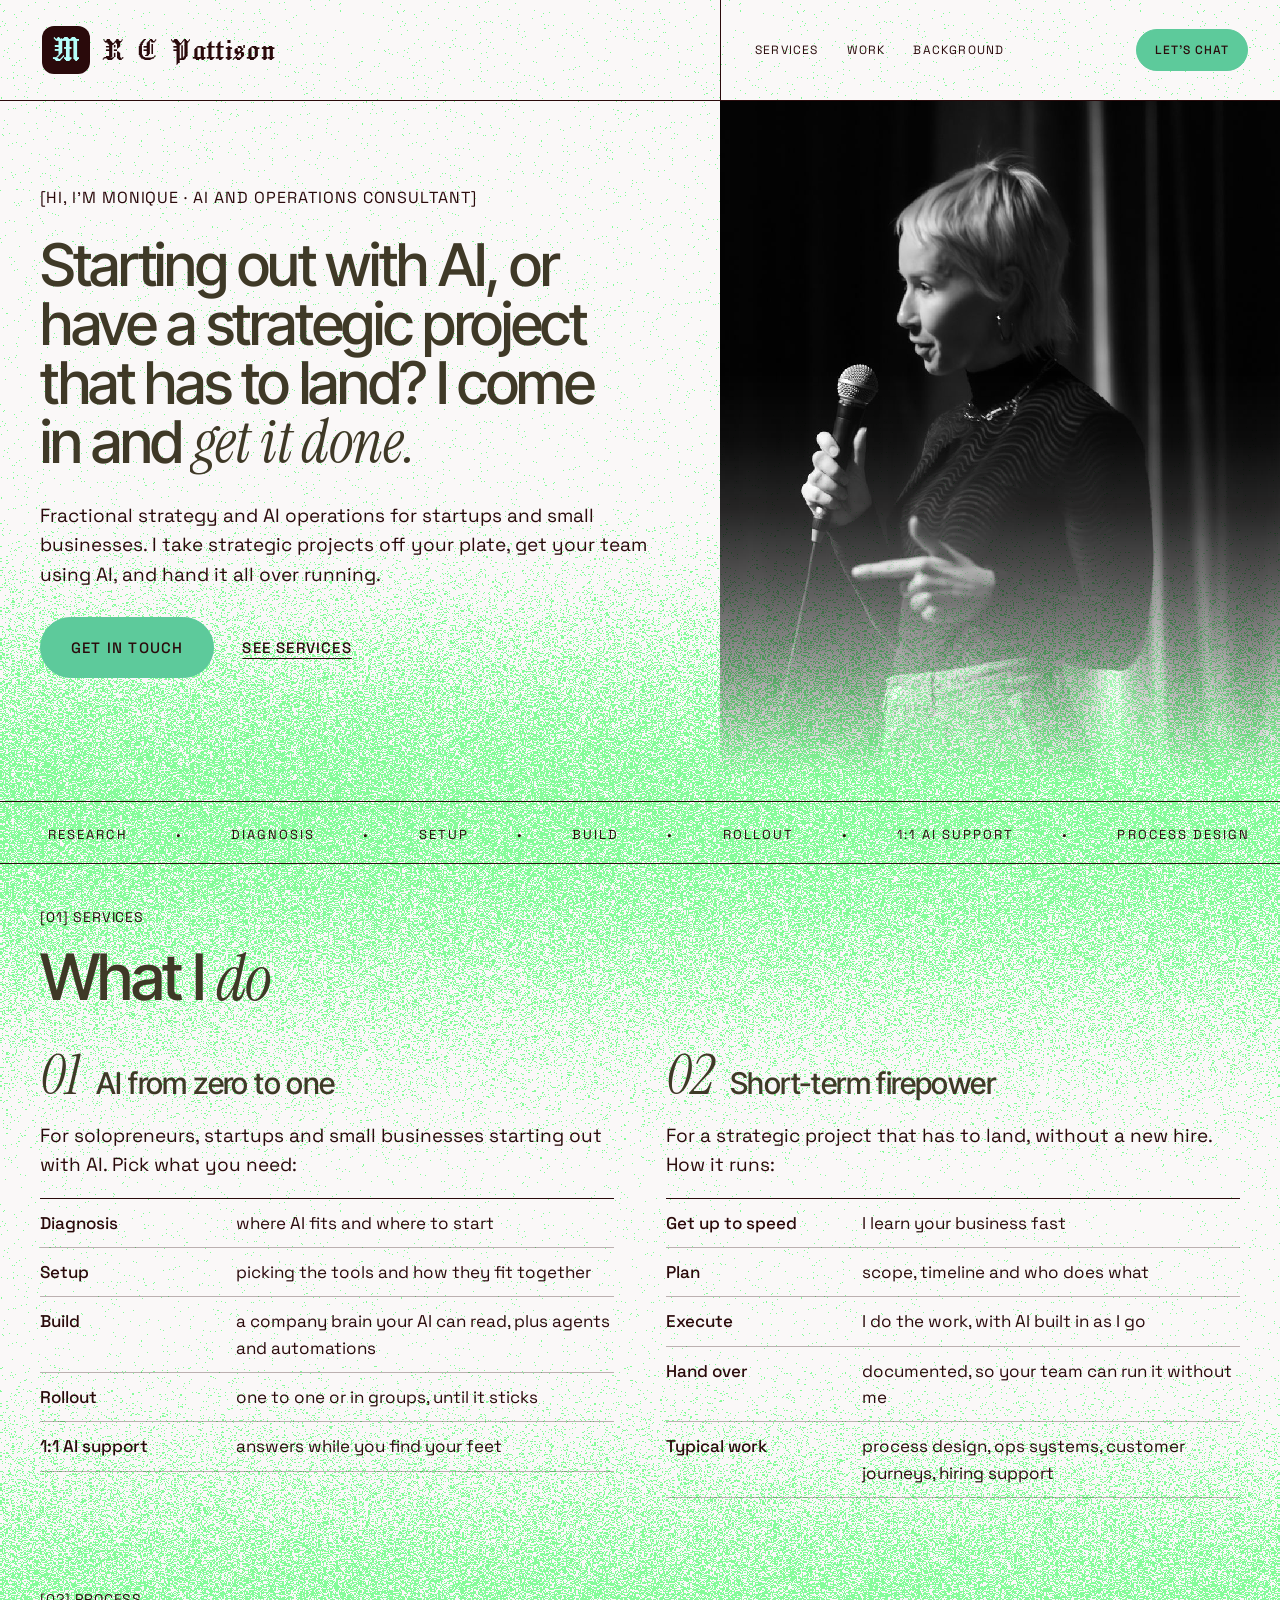
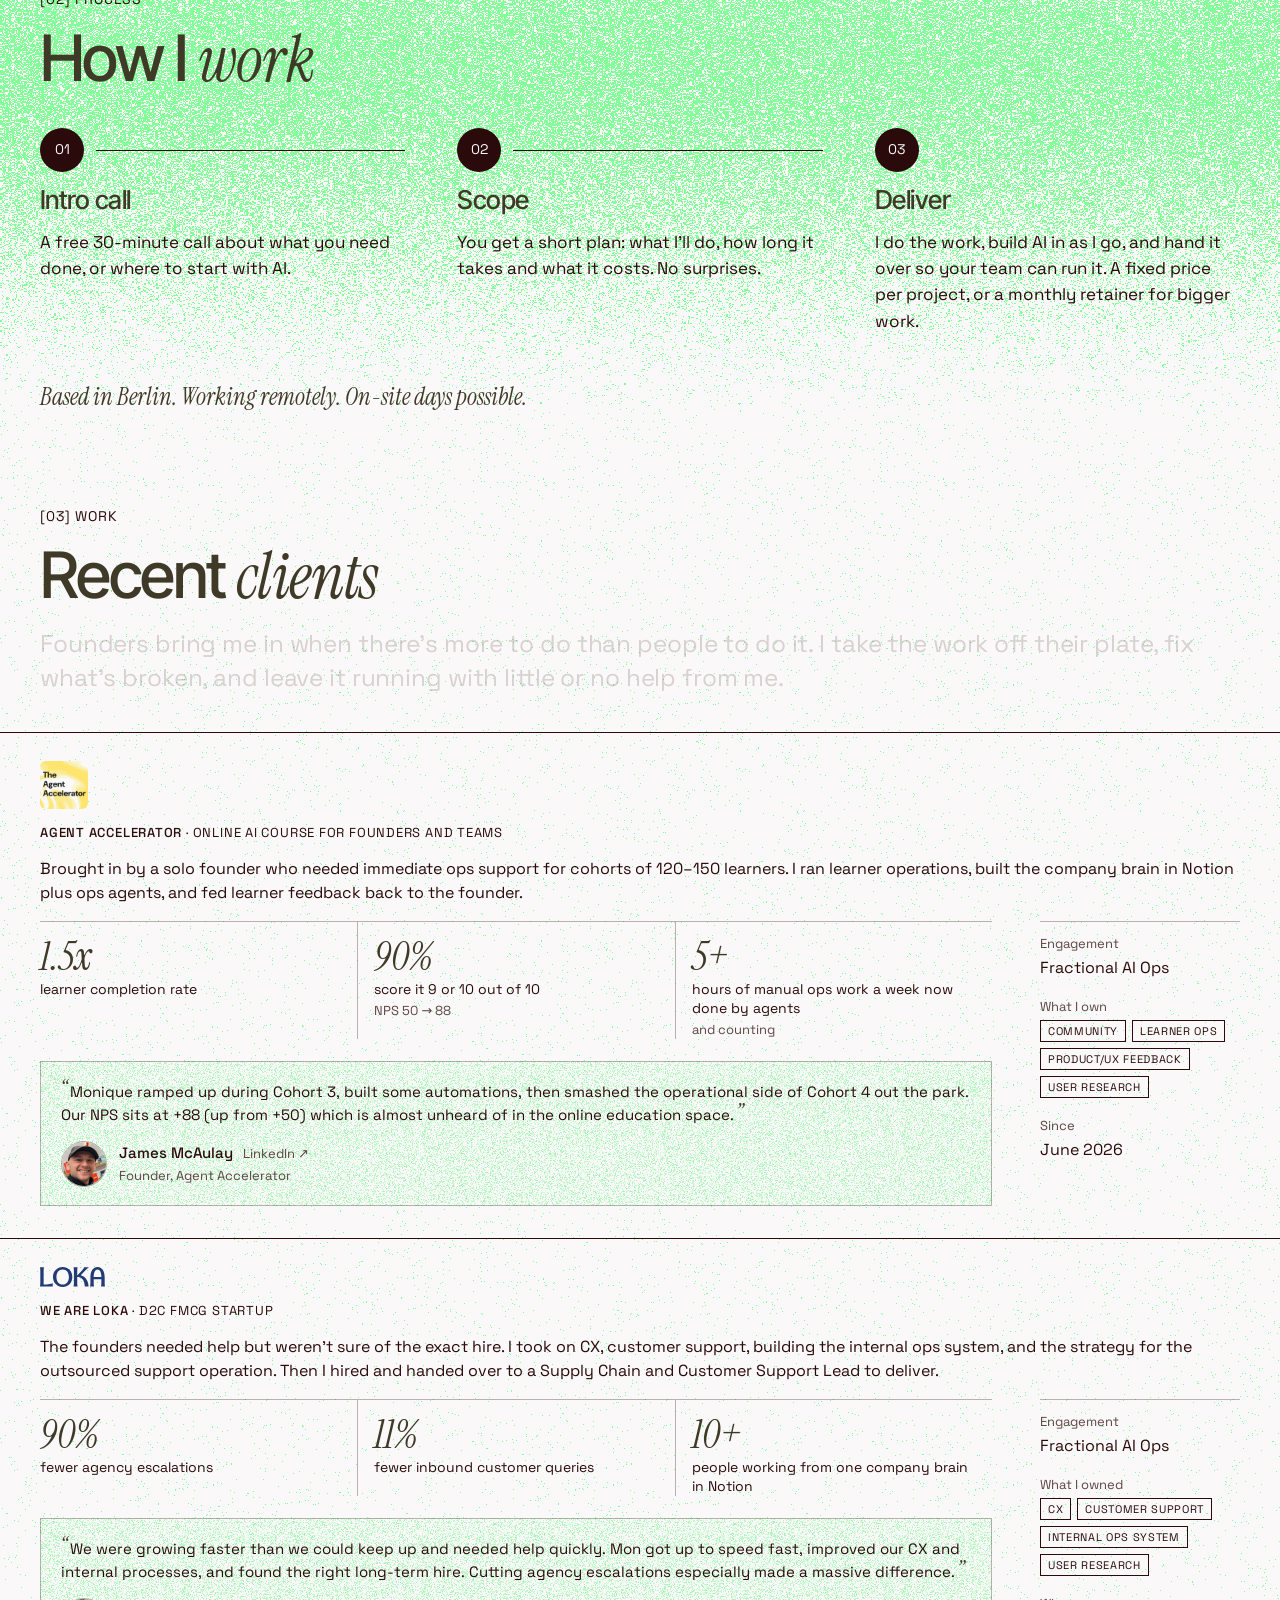
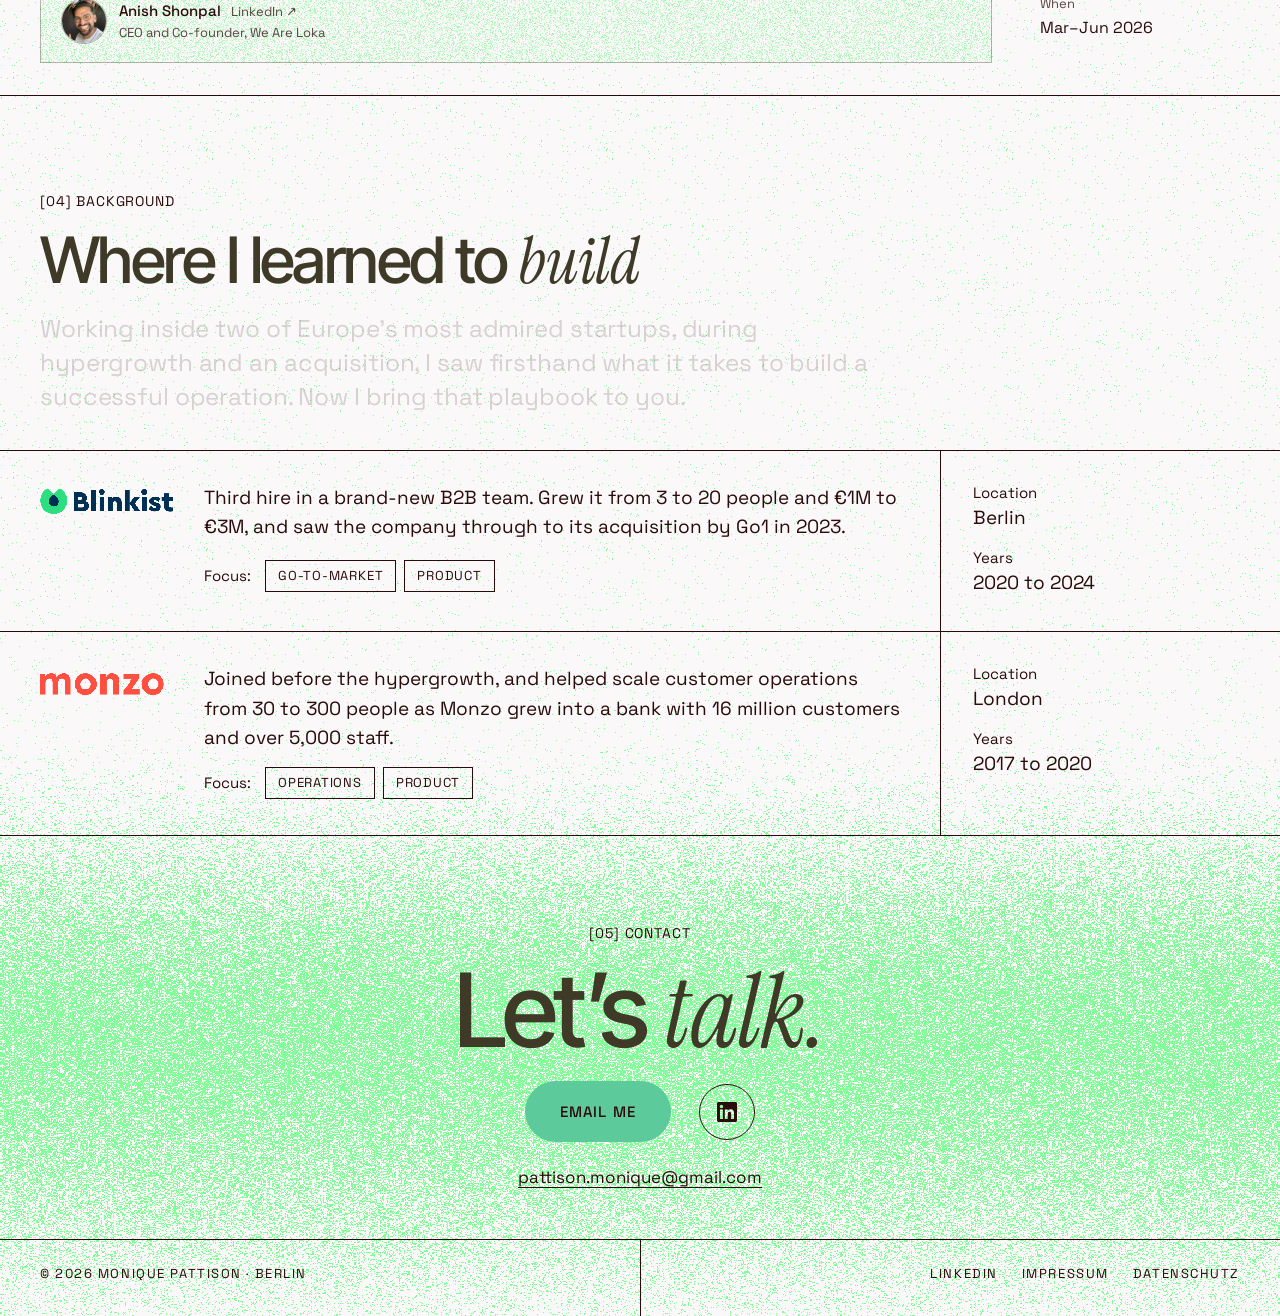
<file: index.html>
<!doctype html>
<html lang="en">
<head>
<meta charset="utf-8">
<meta name="viewport" content="width=device-width, initial-scale=1">
<title>Monique Pattison, AI &amp; Operations Consultant</title>
<meta name="description" content="AI and operations consultant in Berlin. Starting out with AI, or have a strategic project that has to land? I come in and get it done.">
<link rel="icon" href="favicon.ico?v=7" sizes="any">
<link rel="icon" type="image/png" sizes="32x32" href="favicon-32.png?v=7">
<link rel="icon" type="image/png" sizes="192x192" href="icon-192.png?v=7">
<link rel="apple-touch-icon" href="apple-touch-icon.png?v=7">
<link rel="stylesheet" href="fonts/fonts.css">
<script>document.documentElement.classList.add('js')</script>
<style>
html{scroll-behavior:smooth}
body{margin:0}
a{color:#2A0A0B}@media (hover:hover){a:hover{color:#2A0A0B}}
::selection{background:#B5FFFA;color:#955EFE}
.page{color:#2A0A0B;font-family:'Space Grotesk','Inter',system-ui,sans-serif;font-size:19px;line-height:1.55;overflow:hidden;background:#FAF8F8 url(images/speck.png) 0 0/400px repeat;image-rendering:pixelated}
.wave{background:url(images/wave.png) center top/1440px 640px repeat-x;image-rendering:pixelated}
.btn{text-decoration:none;font-family:'Space Grotesk','Inter',sans-serif;font-weight:500;text-transform:uppercase;letter-spacing:0.08em!important;border-radius:999px;display:inline-flex;align-items:center;box-sizing:border-box}
.btn{border:1px solid transparent}
@media (hover:hover){.btn:hover{background:#B5FFFA!important;color:#2A0A0B!important;border-color:#B5FFFA!important;-webkit-text-stroke:0.7px #2A0A0B}}
em.s{font-family:'Instrument Serif',serif;font-style:italic;font-weight:400;letter-spacing:-0.01em}
@keyframes tick{from{transform:translateX(0)}to{transform:translateX(-50%)}}
.ticker{animation:tick 40s linear infinite}
a:not(.btn){position:relative;isolation:isolate}
.nl{padding:6px 2px;text-decoration:none}
a:not(.btn)::before{content:"";position:absolute;top:-12px;bottom:-12px;left:calc(-16px - 8%);right:calc(-16px - 8%);z-index:-1;background:url(images/orb.png) center/100% 100% no-repeat,radial-gradient(closest-side,rgba(149,94,254,.95) 0%,rgba(149,94,254,.75) 35%,rgba(185,150,255,.45) 65%,rgba(215,195,255,0) 100%);image-rendering:pixelated;opacity:0;transform:scale(.2);transition:opacity .3s ease,transform .5s cubic-bezier(.2,.9,.3,1.35);pointer-events:none}
@media (hover:hover){a:not(.btn):hover,a:not(.btn):focus-visible{background:transparent!important;outline:none;color:#FFFFFF!important;-webkit-text-stroke:0.6px #FFFFFF;text-shadow:0 0 .4px #FFFFFF}}
@media (hover:hover){a:not(.btn):hover::before,a:not(.btn):focus-visible::before{opacity:1;transform:scale(1)}}
.line{border-top:1px solid #2A0A0B}
.blk{display:grid;grid-template-columns:minmax(0,1fr) 340px}
.main{padding:44px max(40px,calc((100vw - 1360px)/2 + 40px)) 48px;min-width:0}
.blk>.main{padding-right:40px}
.side{border-left:1px solid #2A0A0B;padding:44px 40px 48px 32px;display:flex;flex-direction:column;gap:18px}
.cols{display:grid;grid-auto-flow:column;grid-auto-columns:minmax(0,1fr)}
.cols{gap:52px}.cols>*{padding:0}.cols>*:first-child{padding-left:0}
.tag{display:inline-block;align-self:flex-start;border:1px solid #2A0A0B;padding:6px 12px;font-size:14px;line-height:1.3;letter-spacing:0.04em;text-transform:uppercase}
.sec{display:inline-block;align-self:flex-start;font-size:14px;line-height:1.3;letter-spacing:0.06em;text-transform:uppercase}
.lbl{font-size:15px;line-height:1.3;margin:0 0 2px}
.val{font-size:19px;line-height:1.35;margin:0}
.h2{margin:0;font-family:'Inter Tight',sans-serif;font-weight:500;font-size:clamp(44px,5vw,80px);line-height:1;letter-spacing:-0.04em;color:#3F3927}
.h3{margin:0;font-family:'Inter Tight',sans-serif;font-weight:500;font-size:30px;line-height:1.1;letter-spacing:-0.02em;color:#3F3927}
.row{display:grid;grid-template-columns:180px minmax(0,1fr);gap:16px;padding:11px 0;border-bottom:1px solid rgba(42,10,11,0.3);font-size:17px}
.num{font-family:'Instrument Serif',serif;font-style:italic;font-size:56px;line-height:1;color:#3F3927}
.btn{transition:background-color .25s ease,border-color .25s ease,transform .3s cubic-bezier(.2,.7,.2,1)}
@media (hover:hover){.btn:hover{transform:translateY(-2px)}}
.js .rv{opacity:0;transform:translateY(20px);transition:opacity 1s cubic-bezier(.2,.7,.2,1),transform 1s cubic-bezier(.2,.7,.2,1);transition-delay:var(--d,0s)}
.js .rv.in{opacity:1;transform:none}
.js .conn{transform:scaleX(0);transform-origin:left center;transition:transform 1.2s cubic-bezier(.2,.7,.2,1);transition-delay:calc(var(--d,0s) + .35s)}
.js .rv.in .conn{transform:scaleX(1)}
@keyframes up{from{opacity:0;transform:translateY(16px)}to{opacity:1;transform:none}}
@keyframes photo{from{opacity:0;transform:scale(1.06)}to{opacity:1;transform:scale(1)}}
.js .hero-copy>div>*{animation:up 1s cubic-bezier(.2,.7,.2,1) both}
.js .hero-copy>div>*:nth-child(1){animation-delay:.1s}.js .hero-copy>div>*:nth-child(2){animation-delay:.22s}.js .hero-copy>div>*:nth-child(3){animation-delay:.36s}.js .hero-copy>div>*:nth-child(4){animation-delay:.5s}
.js #top img{animation:photo 1.6s cubic-bezier(.2,.7,.2,1) both}
@media (prefers-reduced-motion:reduce){.js .rv,.js .conn,.js .hero-copy>div>*,.js #top img{opacity:1!important;transform:none!important;animation:none!important;transition:none!important}.btn:hover{transform:none}}
.js .hero-copy h1{animation:none!important}
.hw{display:inline-block;overflow:hidden;vertical-align:top;padding:0 .1em .32em .04em;margin:0 -.1em -.32em -.04em}
.hdone .hw{overflow:visible}
.hw>span{display:inline-block}
.js .hw>span{transform:translateY(170%);animation:wordup 1.1s cubic-bezier(.2,.7,.2,1) both;animation-delay:var(--d,0s)}
@keyframes wordup{to{transform:none}}
.lit .lw{opacity:.16;transition:opacity .35s ease}
.lit .lw.on{opacity:1}
@media (prefers-reduced-motion:reduce){.js .hw>span{transform:none!important;animation:none!important}.lit .lw{opacity:1!important}}
a.logo{display:inline-block;transition:opacity .25s ease}a.logo::before{display:none!important}@media (hover:hover){a.logo:hover{opacity:.6}}
.btn{position:relative}
.btn::after{content:"";position:absolute;inset:-34px -44px;z-index:-2;background:url(images/burst-v2.png) center/100% 100% no-repeat;image-rendering:pixelated;opacity:0;transform:scale(.7);transition:opacity .25s ease,transform .55s cubic-bezier(.2,.9,.3,1.4);pointer-events:none}
.btn::before{content:"";position:absolute;inset:0;z-index:-1;border-radius:inherit;background:inherit;pointer-events:none}
@media (hover:hover){.btn:hover::after,.btn:focus-visible::after{opacity:1;transform:scale(1.08)}}
.btn[aria-label="LinkedIn"]::after{inset:-22px -30px}
.btn{isolation:isolate}
@media (prefers-reduced-motion:reduce){.btn::after{transition:none}}
.brand{font-family:'Jacquard 24',serif;font-size:32px;line-height:1;letter-spacing:.01em;color:#2A0A0B;text-decoration:none}.brand-mp{display:none}
@media (max-width:600px){.hi-dot{display:none}.hi-role{display:block}}
@media (max-width:900px){.brand-full{display:none}.brand-mp{display:inline;font-size:38px}}
@media (max-width:900px){}
@media (max-width:900px){.page{background:url(images/top-fade.png) center top/1200px 520px repeat-x,#FAF8F8 url(images/speck.png) 0 0/400px repeat}}
@media (max-width:900px){.blk{grid-template-columns:minmax(0,1fr)}.side{border-left:0;border-top:1px solid #2A0A0B;padding:32px 24px 40px}.main{padding:40px 24px}.cols{grid-auto-flow:row}.cols{gap:40px}.hero-copy{padding:48px 24px!important}.navlinks{display:none!important}.side:empty{display:none}}
@media (max-width:1119px){header{flex-wrap:nowrap!important}header>div{flex:1 1 auto!important}header>div:first-child{padding-left:24px!important;padding-right:12px!important}.hr{border-left:0!important}.hr nav{padding:20px 24px 20px 12px!important;justify-content:flex-end!important}}
@media (max-width:600px){footer.line{grid-template-columns:minmax(0,1fr)!important}.fr{border-left:0!important;justify-content:flex-start!important;padding-top:0!important}}
@media (max-width:600px){.row{grid-template-columns:minmax(0,1fr);gap:2px}}
@media (prefers-reduced-motion:reduce){html{scroll-behavior:auto}.ticker{animation:none}a:not(.btn)::before{transition:none}}

/* Tap state on touch screens: mirrors the desktop hover */
a,.btn{-webkit-tap-highlight-color:transparent}
.btn.tap{background:#B5FFFA!important;color:#2A0A0B!important;border-color:#B5FFFA!important;-webkit-text-stroke:0.7px #2A0A0B;transform:translateY(-2px)}
.btn.tap::after{opacity:1;transform:scale(1.08)}
a:not(.btn).tap{background:transparent!important;outline:none;color:#FFFFFF!important;-webkit-text-stroke:0.6px #FFFFFF;text-shadow:0 0 .4px #FFFFFF}
a:not(.btn).tap::before{opacity:1;transform:scale(1)}

.conn-end{display:none}@media (max-width:900px){.conn-end{display:block}}

/* Mobile menu */
.mtoggle{display:none;background:none;border:0;padding:8px;margin:-8px;cursor:pointer;color:#2A0A0B}
.mtoggle span{display:block;width:28px;height:2px;background:currentColor;margin:6px 0}
@media (max-width:900px){.mtoggle{display:block}}
.mmenu{position:fixed;inset:0;z-index:100;background:#B5FFFA;color:#2A0A0B;display:flex;flex-direction:column;opacity:0;visibility:hidden;transition:opacity .3s ease,visibility .3s;}
.mmenu.open{opacity:1;visibility:visible}
.mmenu .mtop{display:flex;justify-content:space-between;align-items:center;padding:24px}
.mmenu .mname{font-family:'Inter Tight',sans-serif;font-weight:500;font-size:18px;letter-spacing:-0.01em}
.mmenu .mclose{background:none;border:0;color:#2A0A0B;width:32px;height:32px;position:relative;cursor:pointer}
.mmenu .mclose::before,.mmenu .mclose::after{content:"";position:absolute;left:2px;right:2px;top:50%;height:1.5px;background:currentColor;transform:rotate(45deg)}
.mmenu .mclose::after{transform:rotate(-45deg)}
.mmenu nav{flex:1;display:flex;flex-direction:column;align-items:center;justify-content:center;gap:10px}
.mmenu nav a{text-transform:lowercase;font-family:'Inter Tight',sans-serif;font-weight:600;font-size:44px;letter-spacing:-0.03em;line-height:1.15;color:#2A0A0B!important;text-decoration:none;transform:translateY(12px);opacity:0;transition:transform .5s cubic-bezier(.2,.7,.2,1),opacity .5s ease}
.mmenu.open nav a{transform:none;opacity:1}
.mmenu nav a::before{display:none!important}
.mmenu.open nav a:nth-child(2){transition-delay:.04s}.mmenu.open nav a:nth-child(3){transition-delay:.08s}.mmenu.open nav a:nth-child(4){transition-delay:.12s}.mmenu.open nav a:nth-child(5){transition-delay:.16s}
body.mopen{overflow:hidden}
@media (prefers-reduced-motion:reduce){.mmenu,.mmenu nav a{transition:none}}

/* Touch: burst in, hold, then go back at the same speed */
@media (hover:none){
.btn{transition:background-color .5s ease,border-color .5s ease,color .5s ease,transform .5s ease}
.btn::after{transition:opacity .5s ease,transform .5s ease}
}
@media (hover:none) and (prefers-reduced-motion:reduce){.btn,.btn::after{transition:none}}

/* Pill buttons: burst drawn to size with the same fine pixels as the LinkedIn burst */
.btn:not([aria-label="LinkedIn"])::after{background:var(--burst,url(images/burst-v2.png)) center/100% 100% no-repeat}

.mmenu .mname{font-family:'Jacquard 24',serif!important;font-weight:400!important;font-size:38px!important;line-height:1;letter-spacing:.01em!important;color:#955EFE}

.mmenu .mtop{position:relative;height:88px;padding:0}.mmenu .mtop .mname,.mmenu .mtop .mclose{position:absolute}

/* Client and background rows: logo in its own left column */
@media (min-width:640px){
.lrow{display:grid!important;grid-template-columns:150px minmax(0,1fr);column-gap:40px;row-gap:14px!important;align-items:start}
.lrow>h3{grid-column:1;grid-row:1;margin:4px 0 0!important}
.lrow{padding-top:32px!important;padding-bottom:36px!important}.lrow+.side{padding-top:32px!important;padding-bottom:36px!important}.lrow>p{max-width:none!important}
.lrow>*:not(h3){grid-column:2}
}

a:not(.btn)::before{background:var(--glow,url(images/orb.png) center/100% 100% no-repeat)!important}

/* Big tight headings: see-through highlight so it doesn't cut off the tails of g, j and p */
h1::selection,h1 *::selection,h2::selection,h2 *::selection{background:rgba(181,255,250,.55)}

/* Contact band: drawn behind everything and allowed to fade across the section line above */
.page{isolation:isolate}
.wave-contact{background:none!important;position:relative}
.wave-contact::before{content:"";position:absolute;left:0;right:0;top:-88px;bottom:0;background:url(images/wave.png) center top/1440px 640px repeat-x;image-rendering:pixelated;z-index:-1;pointer-events:none}
@media (max-width:900px){.wave-contact::before{top:-112px}}

/* Mobile tidy-up: fewer lines in clients and background; contact panel evenly spaced */
@media (max-width:900px){
#work .side,#background .side{border-top:0!important;padding-top:0!important}
.wave-contact{padding-top:56px!important}
.wave-contact #contact{padding-bottom:56px!important}
.wave-contact::before{top:-80px!important}
}

/* Mobile footer: centred and evenly spread */
@media (max-width:600px){
footer.line>div{padding:28px 24px 0!important;text-align:center}
footer.line>.fr{padding:18px 24px 32px!important;justify-content:space-between!important;gap:0!important}
}

/* Mobile only: extra green band through "Where I learned to build", fading out both ways across lines */
@media (max-width:900px){
#background{position:relative}
#background::before{content:"";position:absolute;left:0;right:0;top:-92px;height:640px;background:url(images/wave.png) center top/1440px 640px repeat-x;image-rendering:pixelated;z-index:-1;pointer-events:none}
}

/* Logo lockup: brown tile with aqua M, then R C Pattison; phones show the tile only */
.brand-full{align-items:center;gap:12px}
.brand-tile{display:inline-flex;align-items:center;justify-content:center;width:48px;height:48px;border-radius:12px;background:#2A0A0B;color:#B5FFFA;font-size:40px;line-height:1;padding-bottom:2px;box-sizing:border-box}
.brand-rest{font-size:34px;word-spacing:.15em}
@media (min-width:901px){.brand-full{display:inline-flex!important}.brand-mp.brand-tile{display:none!important}}
@media (max-width:900px){.brand-mp.brand-tile{display:inline-flex!important;width:44px;height:44px;border-radius:11px;font-size:36px}}

/* Mobile header: everything on one centre line */
header>.hr{display:flex!important;align-items:center}header>.hr>nav{width:100%}
.mmenu .mname{display:inline-flex!important;align-items:center;justify-content:center;width:44px;height:44px;border-radius:11px;background:#955EFE;color:#84FC99!important;font-size:36px!important;letter-spacing:0!important;padding-bottom:2px;box-sizing:border-box}.mmenu .mclose{color:#955EFE}.mmenu .mclose::before,.mmenu .mclose::after{height:2px}

/* Recent clients (#work): client, what I did, results; quote on the left under the results; engagement details on the right, starting on the results line */
.rc-intro{margin:0;max-width:none;font-size:clamp(21px,1.9vw,26px);line-height:1.4;letter-spacing:-0.005em}
.rc-in{display:grid;grid-template-columns:minmax(0,1fr) 200px;column-gap:48px;row-gap:16px;align-items:start;padding:28px max(40px,calc((100vw - 1360px)/2 + 40px)) 32px}
.rc-ident{grid-column:1/-1;display:grid;gap:16px;justify-items:start}
.rc-story{grid-column:1/-1;margin:0;font-size:16px;line-height:1.5}
.rc-stats,.rc-quote{grid-column:1;min-width:0}
.rc-logo-aa{width:48px;height:48px;border-radius:6px;display:block;image-rendering:auto}
.rc-logo-loka{height:20px;width:auto;display:block;image-rendering:auto}
.rc-desc{margin:0;font-family:'Space Grotesk','Inter',system-ui,sans-serif;font-weight:400;font-size:13px;line-height:1.3;letter-spacing:.06em;text-transform:uppercase;color:#2A0A0B}
.rc-desc .rc-co{font-weight:500;text-decoration:none}
.rc-stats{display:grid;grid-template-columns:repeat(3,minmax(0,1fr));border-top:1px solid rgba(42,10,11,.3)}
.rc-stat{padding:14px 16px 0 0;display:grid;gap:4px;align-content:start;min-width:0}
.rc-stat+.rc-stat{padding-left:16px;border-left:1px solid rgba(42,10,11,.3)}
.rc-num{font-family:'Instrument Serif',serif;font-style:italic;font-weight:400;font-size:40px;line-height:1;color:#3F3927}
.rc-what{font-size:14px;line-height:1.35}
.rc-from{font-size:13px;line-height:1.3;opacity:.75}
.rc-quote{margin:6px 0 0;padding:18px 20px;border:1px solid rgba(42,10,11,.3);display:grid;gap:8px;background:linear-gradient(rgba(250,248,248,.35),rgba(250,248,248,.35)),url(images/scatter.png) 0 0/240px 240px repeat;image-rendering:pixelated}
.rc-quote p{margin:0;font-size:15px;line-height:1.55}
.rc-quote p::before{content:"\201C";font-family:'Instrument Serif',serif;font-style:italic;font-size:1.5em;line-height:0;margin-right:2px;color:#3F3927}
.rc-quote p::after{content:"\201D";font-family:'Instrument Serif',serif;font-style:italic;font-size:1.5em;line-height:0;margin-left:2px;color:#3F3927}
.rc-by{display:flex;align-items:center;gap:12px;margin-top:6px}
.rc-face{width:44px;height:44px;border-radius:50%;object-fit:cover;display:block;flex:none;border:1px solid rgba(42,10,11,.3);image-rendering:auto}
.rc-quote cite{font-style:normal;display:grid;gap:1px;min-width:0;justify-items:start}
.rc-quote cite a{font-size:15px;font-weight:500;text-decoration:none}
.rc-li{font-size:13px;font-weight:400;margin-left:6px;opacity:.75}
.rc-role{font-size:13px;opacity:.75}
.rc-side{grid-column:2;grid-row:3/span 2;display:grid;gap:20px;align-content:start;border-top:1px solid rgba(42,10,11,.3);padding-top:14px}
.rc-side p{margin:0}
.rc-ml{font-size:13px;line-height:1.3;opacity:.75;margin-bottom:4px!important}
.rc-mv{font-size:16px;line-height:1.35}
.rc-tags{list-style:none;margin:0;padding:0;display:flex;flex-wrap:wrap;gap:6px}
.rc-tags li{border:1px solid #2A0A0B;font-size:11px;line-height:1;letter-spacing:.06em;text-transform:uppercase;padding:5px 7px 4px;white-space:nowrap}
@media (max-width:900px){
.rc-in{grid-template-columns:minmax(0,1fr);padding:28px 24px 32px}
.rc-ident,.rc-story,.rc-stats,.rc-quote,.rc-side{grid-column:1;grid-row:auto}
.rc-side{grid-template-columns:repeat(3,minmax(0,1fr));gap:16px}
}
@media (max-width:600px){
.rc-stats{grid-template-columns:minmax(0,1fr)}
.rc-stat,.rc-stat+.rc-stat{padding:14px 0;border-left:0}
.rc-stat+.rc-stat{border-top:1px solid rgba(42,10,11,.3)}
.rc-num{font-size:36px}
.rc-side{grid-template-columns:1fr 1fr}
}
</style>
</head>
<body>
<div class="page">

<header style="border-bottom: 1px solid #2A0A0B; display: flex; flex-wrap: wrap">
<div style="flex: 1 1 560px; min-width: 0; padding: 20px 40px 20px max(40px, calc((100vw - 1360px) / 2 + 40px)); display: flex; align-items: center">
<a href="#top" class="nl brand" aria-label="Monique Pattison, home"><span class="brand-full"><span class="brand-tile">M</span><span class="brand-rest">R C Pattison</span></span><span class="brand-mp brand-tile" aria-hidden="true">M</span></a>
</div>
<div class="hr" style="flex: 1 1 480px; min-width: 0; border-left: 1px solid #2A0A0B; box-sizing: border-box">
<nav style="padding: 20px max(32px, calc((100vw - 1360px) / 2 + 40px)) 20px 32px; display: flex; flex-wrap: nowrap; align-items: center; justify-content: space-between; gap: 20px; font-size: 12px; letter-spacing: 0.1em; text-transform: uppercase; white-space: nowrap">
<span class="navlinks" style="display: flex; gap: 24px"><a href="#services" class="nl">Services</a><a href="#work" class="nl">Work</a><a href="#background" class="nl">Background</a></span>
<a href="#contact" class="btn" style="background: #5DCA9B; color: #2A0A0B; padding: 11px 18px; font-size: 12px; letter-spacing: 0.1em; border: 1px solid #5DCA9B">Let’s chat</a>
<button class="mtoggle" type="button" aria-label="Open menu" aria-expanded="false" aria-controls="mmenu"><span></span><span></span></button>
</nav>
</div>
</header>

<section id="top" style="display: flex; flex-wrap: wrap; min-height: 680px">
<div class="hero-copy" style="flex: 1 1 560px; min-width: 0; display: flex; align-items: center; padding: 48px 40px 64px max(40px, calc((100vw - 1360px) / 2 + 40px))">
<div style="max-width: 680px; display: flex; flex-direction: column; gap: 28px">
<span class="sec" style="font-size: 16px">[Hi, I’m Monique<span class="hi-dot"> · </span><span class="hi-role">AI and operations consultant]</span></span>
<h1 style="margin: 0; max-width: 600px; font-family: 'Inter Tight', sans-serif; font-weight: 500; font-size: clamp(36px, 4.6vw, 62px); line-height: 1; letter-spacing: -0.04em; color: #3F3927">Starting out with AI, or have a <span class="s">strategic project</span> that has to land? I come <span style="white-space: nowrap">in and <em class="s">get it done.</em></span></h1>
<p style="margin: 0; max-width: 660px">Fractional strategy and AI operations for startups and small businesses. I take strategic projects off your plate, get your team using AI, and hand it all over running.</p>
<div style="display: flex; flex-wrap: wrap; gap: 28px; align-items: center">
<a href="#contact" class="btn" style="background: #5DCA9B; color: #2A0A0B; font-size: 15px; padding: 18px 30px; border: 1px solid #5DCA9B">Get in touch</a>
<a href="#services" style="font-size: 15px; font-weight: 500; letter-spacing: 0.08em; text-transform: uppercase; text-underline-offset: 5px">See services</a>
</div>
</div>
</div>
<div style="flex: 1 1 480px; min-width: 0; position: relative; min-height: 560px; overflow: hidden">
<img src="images/monique.jpg" alt="Monique Pattison speaking on stage" style="position: absolute; inset: 0; width: 100%; height: 100%; object-fit: cover; object-position: 50% 20%; display: block; -webkit-mask-image: linear-gradient(to bottom, #000 40%, rgba(0,0,0,.96) 50%, rgba(0,0,0,.86) 60%, rgba(0,0,0,.68) 70%, rgba(0,0,0,.46) 80%, rgba(0,0,0,.24) 89%, rgba(0,0,0,.08) 96%, transparent 100%); mask-image: linear-gradient(to bottom, #000 40%, rgba(0,0,0,.96) 50%, rgba(0,0,0,.86) 60%, rgba(0,0,0,.68) 70%, rgba(0,0,0,.46) 80%, rgba(0,0,0,.24) 89%, rgba(0,0,0,.08) 96%, transparent 100%)">
</div>
</section>

<div class="wave" style="margin-top: -260px; padding-top: 280px">
<div class="line" style="border-bottom: 1px solid #2A0A0B; padding: 16px 0; overflow: hidden; white-space: nowrap">
<div class="ticker" style="display: inline-flex; gap: 48px; font-size: 13px; letter-spacing: 0.16em; text-transform: uppercase; padding-left: 48px">
<span>Research</span><span>•</span><span>Diagnosis</span><span>•</span><span>Setup</span><span>•</span><span>Build</span><span>•</span><span>Rollout</span><span>•</span><span>1:1 AI support</span><span>•</span><span>Process design</span><span>•</span><span>Ops systems</span><span>•</span><span>Customer journeys</span><span>•</span>
<span aria-hidden="true" style="display: contents"><span>Research</span><span>•</span><span>Diagnosis</span><span>•</span><span>Setup</span><span>•</span><span>Build</span><span>•</span><span>Rollout</span><span>•</span><span>1:1 AI support</span><span>•</span><span>Process design</span><span>•</span><span>Ops systems</span><span>•</span><span>Customer journeys</span><span>•</span></span>
</div>
</div>

<section id="services">
<div class="main" style="display: flex; flex-direction: column; gap: 36px">
<div style="display: flex; flex-direction: column; gap: 18px">
<span class="sec">[01] Services</span>
<h2 class="h2">What I <em class="s">do</em></h2>
</div>
<div class="cols plain">
<article style="display: flex; flex-direction: column; gap: 18px">
<div style="display: flex; align-items: baseline; gap: 16px"><span class="num">01</span><h3 class="h3">AI from zero to one</h3></div>
<p style="margin: 0">For solopreneurs, startups and small businesses starting out with AI. Pick what you need:</p>
<div style="border-top: 1px solid #2A0A0B">
<div class="row"><strong style="font-weight: 500">Diagnosis</strong><span>where AI fits and where to start</span></div>
<div class="row"><strong style="font-weight: 500">Setup</strong><span>picking the tools and how they fit together</span></div>
<div class="row"><strong style="font-weight: 500">Build</strong><span>a company brain your AI can read, plus agents and automations</span></div>
<div class="row"><strong style="font-weight: 500">Rollout</strong><span>one to one or in groups, until it sticks</span></div>
<div class="row"><strong style="font-weight: 500">1:1 AI support</strong><span>answers while you find your feet</span></div>
</div>

</article>
<article style="display: flex; flex-direction: column; gap: 18px">
<div style="display: flex; align-items: baseline; gap: 16px"><span class="num">02</span><h3 class="h3">Short-term firepower</h3></div>
<p style="margin: 0">For a strategic project that has to land, without a new hire. How it runs:</p>
<div style="border-top: 1px solid #2A0A0B">
<div class="row"><strong style="font-weight: 500">Get up to speed</strong><span>I learn your business fast</span></div>
<div class="row"><strong style="font-weight: 500">Plan</strong><span>scope, timeline and who does what</span></div>
<div class="row"><strong style="font-weight: 500">Execute</strong><span>I do the work, with AI built in as I go</span></div>
<div class="row"><strong style="font-weight: 500">Hand over</strong><span>documented, so your team can run it without me</span></div>
<div class="row"><strong style="font-weight: 500">Typical work</strong><span>process design, ops systems, customer journeys, hiring support</span></div>
</div>

</article>
</div>
</div>
</section>
</div>

<div class="wave" style="margin-top: -180px; padding-top: 180px; padding-bottom: 320px; margin-bottom: -320px">
<section>
<div class="main" style="display: flex; flex-direction: column; gap: 36px">
<div style="display: flex; flex-direction: column; gap: 18px">
<span class="sec">[02] Process</span>
<h2 class="h2">How I <em class="s">work</em></h2>
</div>
<div class="cols plain">
<div style="display: flex; flex-direction: column; gap: 14px">
<div style="display: flex; align-items: center; gap: 12px"><span style="width: 44px; height: 44px; border-radius: 50%; background: #2A0A0B; color: #FAF8F8; display: inline-flex; align-items: center; justify-content: center; font-size: 14px; flex: none">01</span><span class="conn" style="flex: 1; height: 1px; background: #2A0A0B"></span></div>
<div class="h3" style="font-size: 26px">Intro call</div>
<p style="margin: 0; font-size: 17px">A free 30-minute call about what you need done, or where to start with AI.</p>
</div>
<div style="display: flex; flex-direction: column; gap: 14px">
<div style="display: flex; align-items: center; gap: 12px"><span style="width: 44px; height: 44px; border-radius: 50%; background: #2A0A0B; color: #FAF8F8; display: inline-flex; align-items: center; justify-content: center; font-size: 14px; flex: none">02</span><span class="conn" style="flex: 1; height: 1px; background: #2A0A0B"></span></div>
<div class="h3" style="font-size: 26px">Scope</div>
<p style="margin: 0; font-size: 17px">You get a short plan: what I'll do, how long it takes and what it costs. No surprises.</p>
</div>
<div style="display: flex; flex-direction: column; gap: 14px">
<div style="display: flex; align-items: center; gap: 12px"><span style="width: 44px; height: 44px; border-radius: 50%; background: #2A0A0B; color: #FAF8F8; display: inline-flex; align-items: center; justify-content: center; font-size: 14px; flex: none">03</span><span class="conn conn-end" style="flex: 1; height: 1px; background: #2A0A0B"></span></div>
<div class="h3" style="font-size: 26px">Deliver</div>
<p style="margin: 0; font-size: 17px">I do the work, build AI in as I go, and hand it over so your team can run it. A fixed price per project, or a monthly retainer for bigger work.</p>
</div>
</div>
<p style="margin: 8px 0 0; font-family: 'Instrument Serif', serif; font-style: italic; font-size: 24px; color: #3F3927">Based in Berlin. Working remotely. On-site days possible.</p>
</div>
</section>
</div>

<section id="work">
<div>
<div class="main" style="display: flex; flex-direction: column; gap: 18px; padding-bottom: 36px">
<span class="sec">[03] Work</span>
<h2 class="h2">Recent <em class="s">clients</em></h2>
<p class="rc-intro">Founders bring me in when there's more to do than people to do it. I take the work off their plate, fix what's broken, and leave it running with little or no help from me.</p>
</div>
</div>
<article class="rc-row line">
<div class="rc-in">
<div class="rc-ident">
<a class="logo" href="https://agentaccelerator.ai/" target="_blank" rel="noopener"><img class="rc-logo-aa" src="images/logos/aa.jpg" alt="Agent Accelerator"></a>
<h3 class="rc-desc"><a class="rc-co" href="https://agentaccelerator.ai/" target="_blank" rel="noopener">Agent Accelerator</a> · Online AI course for founders and teams</h3>
</div>
<p class="rc-story">Brought in by a solo founder who needed immediate ops support for cohorts of 120–150 learners. I ran learner operations, built the company brain in Notion plus ops agents, and fed learner feedback back to the founder.</p>
<div class="rc-stats">
<div class="rc-stat"><span class="rc-num">1.5x</span><span class="rc-what">learner completion rate</span></div>
<div class="rc-stat"><span class="rc-num">90%</span><span class="rc-what">score it 9 or 10 out of 10</span><span class="rc-from">NPS 50 → 88</span></div>
<div class="rc-stat"><span class="rc-num">5+</span><span class="rc-what">hours of manual ops work a week now done by agents</span><span class="rc-from">and counting</span></div>
</div>
<blockquote class="rc-quote">
<p>Monique ramped up during Cohort 3, built some automations, then smashed the operational side of Cohort 4 out the park. Our NPS sits at +88 (up from +50) which is almost unheard of in the online education space.</p>
<footer class="rc-by"><img class="rc-face" src="images/people/james-mcaulay.jpg" alt="James McAulay"><cite><a href="https://www.linkedin.com/in/jamesmcaulay/" target="_blank" rel="noopener">James McAulay <span class="rc-li">LinkedIn ↗</span></a><span class="rc-role">Founder, Agent Accelerator</span></cite></footer>
</blockquote>
<aside class="rc-side">
<div><p class="rc-ml">Engagement</p><p class="rc-mv">Fractional AI Ops</p></div>
<div><p class="rc-ml">What I own</p><ul class="rc-tags"><li>Community</li><li>Learner ops</li><li>Product/UX feedback</li><li>User research</li></ul></div>
<div><p class="rc-ml">Since</p><p class="rc-mv">June 2026</p></div>
</aside>
</div>
</article>
<article class="rc-row line">
<div class="rc-in">
<div class="rc-ident">
<a class="logo" href="https://weareloka.com/" target="_blank" rel="noopener"><img class="rc-logo-loka" src="images/logos/loka-colour.svg" alt="We Are Loka"></a>
<h3 class="rc-desc"><a class="rc-co" href="https://weareloka.com/" target="_blank" rel="noopener">We Are Loka</a> · D2C FMCG startup</h3>
</div>
<p class="rc-story">The founders needed help but weren't sure of the exact hire. I took on CX, customer support, building the internal ops system, and the strategy for the outsourced support operation. Then I hired and handed over to a Supply Chain and Customer Support Lead to deliver.</p>
<div class="rc-stats">
<div class="rc-stat"><span class="rc-num">90%</span><span class="rc-what">fewer agency escalations</span></div>
<div class="rc-stat"><span class="rc-num">11%</span><span class="rc-what">fewer inbound customer queries</span></div>
<div class="rc-stat"><span class="rc-num">10+</span><span class="rc-what">people working from one company brain in Notion</span></div>
</div>
<blockquote class="rc-quote">
<p>We were growing faster than we could keep up and needed help quickly. Mon got up to speed fast, improved our CX and internal processes, and found the right long-term hire. Cutting agency escalations especially made a massive difference.</p>
<footer class="rc-by"><img class="rc-face" src="images/people/anish-shonpal.jpg" alt="Anish Shonpal"><cite><a href="https://www.linkedin.com/in/anish-shonpal/" target="_blank" rel="noopener">Anish Shonpal <span class="rc-li">LinkedIn ↗</span></a><span class="rc-role">CEO and Co-founder, We Are Loka</span></cite></footer>
</blockquote>
<aside class="rc-side">
<div><p class="rc-ml">Engagement</p><p class="rc-mv">Fractional AI Ops</p></div>
<div><p class="rc-ml">What I owned</p><ul class="rc-tags"><li>CX</li><li>Customer support</li><li>Internal ops system</li><li>User research</li></ul></div>
<div><p class="rc-ml">When</p><p class="rc-mv">Mar–Jun 2026</p></div>
</aside>
</div>
</article>
</section>

<section id="background" class="line">
<div class="blk">
<div class="main" style="display: flex; flex-direction: column; gap: 18px; padding-top: 96px; padding-bottom: 36px">
<span class="sec">[04] Background</span>
<h2 class="h2">Where I learned to <em class="s">build</em></h2>
<p style="margin: 0; font-size: clamp(21px, 1.9vw, 26px); line-height: 1.4; letter-spacing: -0.005em">Working inside two of Europe’s most admired startups, during hypergrowth and an acquisition, I saw firsthand what it takes to build a successful operation. Now I bring that playbook to you.</p>
</div>
<div aria-hidden="true"></div>
</div>
<div class="blk line">
<div class="main lrow" style="display: flex; flex-direction: column; gap: 14px">
<h3 class="h3" style="margin: 0 0 6px"><a class="logo" href="https://www.blinkist.com" target="_blank" rel="noopener"><img src="images/logos/blinkist-colour.png" alt="Blinkist" style="height: 26px; width: auto; display: block"></a></h3>
<p style="margin: 0; max-width: 720px">Third hire in a brand-new B2B team. Grew it from 3 to 20 people and €1M to €3M, and saw the company through to its acquisition by Go1 in 2023.</p><div style="display: flex; flex-wrap: wrap; gap: 8px; align-items: center"><span class="lbl" style="margin: 0 6px 0 0">Focus:</span><span style="font-size: 13px; letter-spacing: 0.06em; text-transform: uppercase; padding: 5px 12px; border: 1px solid #2A0A0B">Go-to-market</span><span style="font-size: 13px; letter-spacing: 0.06em; text-transform: uppercase; padding: 5px 12px; border: 1px solid #2A0A0B">Product</span></div>
</div>
<aside class="side">
<div><p class="lbl">Location</p><p class="val">Berlin</p></div>
<div><p class="lbl">Years</p><p class="val">2020 to 2024</p></div>

</aside>
</div>
<div class="blk line">
<div class="main lrow" style="display: flex; flex-direction: column; gap: 14px">
<h3 class="h3" style="margin: 0 0 6px"><a class="logo" href="https://monzo.com" target="_blank" rel="noopener"><img src="images/logos/monzo-colour.png" alt="Monzo" style="height: 22px; width: auto; display: block"></a></h3>
<p style="margin: 0; max-width: 720px">Joined before the hypergrowth, and helped scale customer operations from 30 to 300 people as Monzo grew into a bank with 16 million customers and over 5,000 staff.</p><div style="display: flex; flex-wrap: wrap; gap: 8px; align-items: center"><span class="lbl" style="margin: 0 6px 0 0">Focus:</span><span style="font-size: 13px; letter-spacing: 0.06em; text-transform: uppercase; padding: 5px 12px; border: 1px solid #2A0A0B">Operations</span><span style="font-size: 13px; letter-spacing: 0.06em; text-transform: uppercase; padding: 5px 12px; border: 1px solid #2A0A0B">Product</span></div>
</div>
<aside class="side">
<div><p class="lbl">Location</p><p class="val">London</p></div>
<div><p class="lbl">Years</p><p class="val">2017 to 2020</p></div>

</aside>
</div>
</section>

<div class="wave line wave-contact" style="padding-top: 88px">
<section id="contact" style="max-width: 1280px; margin: 0 auto; padding: 0 40px 48px; display: flex; flex-direction: column; align-items: center; text-align: center; gap: 22px">
<span class="sec" style="align-self: center">[05] Contact</span>
<h2 style="margin: 0; font-family: 'Inter Tight', sans-serif; font-weight: 500; font-size: clamp(60px, 8vw, 120px); line-height: 0.9; letter-spacing: -0.05em; color: #3F3927">Let’s <em class="s">talk.</em></h2>
<div style="display: flex; flex-wrap: wrap; justify-content: center; gap: 28px; align-items: center">
<a href="mailto:pattison.monique@gmail.com" class="btn" style="background: #5DCA9B; color: #2A0A0B; font-size: 15px; padding: 18px 34px; border: 1px solid #5DCA9B">Email me</a>
<a href="https://www.linkedin.com/in/moniquepattison/" class="btn" target="_blank" rel="noopener" aria-label="LinkedIn" style="width: 56px; height: 56px; border-radius: 50%; border: 1px solid #2A0A0B; justify-content: center"><svg width="20" height="20" viewBox="0 0 24 24" fill="currentColor" aria-hidden="true"><path d="M20.45 20.45h-3.56v-5.57c0-1.33-.02-3.04-1.85-3.04-1.85 0-2.14 1.45-2.14 2.94v5.67H9.35V9h3.41v1.56h.05c.48-.9 1.64-1.85 3.37-1.85 3.6 0 4.27 2.37 4.27 5.46v6.28zM5.34 7.43a2.06 2.06 0 1 1 0-4.13 2.06 2.06 0 0 1 0 4.13zM7.12 20.45H3.56V9h3.56v11.45zM22.22 0H1.77C.79 0 0 .77 0 1.73v20.54C0 23.23.79 24 1.77 24h20.45c.98 0 1.78-.77 1.78-1.73V1.73C24 .77 23.2 0 22.22 0z"></path></svg></a>
</div>
<a href="mailto:pattison.monique@gmail.com" style="font-size: 17px; text-underline-offset: 4px">pattison.monique@gmail.com</a>
</section>
<footer class="line" style="display: grid; grid-template-columns: minmax(0, 1fr) minmax(0, 1fr); font-size: 13px; letter-spacing: 0.12em; text-transform: uppercase">
<div style="padding: 24px 40px 32px max(40px, calc((100vw - 1360px) / 2 + 40px))">© 2026 Monique Pattison · Berlin</div>
<div class="fr" style="border-left: 1px solid #2A0A0B; padding: 24px max(40px, calc((100vw - 1360px) / 2 + 40px)) 32px 40px; display: flex; flex-wrap: wrap; gap: 12px 24px; justify-content: flex-end"><a href="https://www.linkedin.com/in/moniquepattison/" target="_blank" rel="noopener" style="text-decoration: none">LinkedIn</a><a href="impressum.html" style="text-decoration: none">Impressum</a><a href="datenschutz.html" style="text-decoration: none">Datenschutz</a></div>
</footer>
</div>

</div>
<script>
(function(){
var reduce=window.matchMedia&&matchMedia('(prefers-reduced-motion: reduce)').matches;
function mark(el,d){if(!el||el.classList.contains('rv'))return;el.classList.add('rv');if(d)el.style.setProperty('--d',d+'s');}
document.querySelectorAll('.sec').forEach(function(e){mark(e.parentElement.tagName==='SECTION'?e:e.parentElement)});
document.querySelectorAll('.cols').forEach(function(c){[].forEach.call(c.children,function(k,i){mark(k,Math.min(i*0.12,0.5))})});
document.querySelectorAll('.blk.line').forEach(function(e){mark(e)});
document.querySelectorAll('#services .main>p, .main>p[style*="Instrument Serif"], #background .main>p.__none').forEach(function(e){mark(e,0.1)});
var c=document.querySelectorAll('#contact>*');[].forEach.call(c,function(k,i){if(!k.classList.contains('sec'))mark(k,Math.min(i*0.1,0.4))});
var els=document.querySelectorAll('.rv');
if(reduce||!('IntersectionObserver' in window)){els.forEach(function(e){e.classList.add('in')});return;}
var io=new IntersectionObserver(function(es){es.forEach(function(x){if(x.isIntersecting){x.target.classList.add('in');io.unobserve(x.target);}})},{threshold:0.15,rootMargin:'0px 0px -6% 0px'});
els.forEach(function(e){io.observe(e)});
})();
</script>
<script>
(function(){
var reduce=window.matchMedia&&matchMedia('(prefers-reduced-motion: reduce)').matches;
function split(root,cls,wrap){var i=0;(function walk(n){[].slice.call(n.childNodes).forEach(function(c){if(c.nodeType===3){var parts=c.textContent.split(/(\s+)/);var f=document.createDocumentFragment();parts.forEach(function(t){if(!t)return;if(/^\s+$/.test(t)){f.appendChild(document.createTextNode(t));return;}f.appendChild(wrap(t,i++));});c.parentNode.replaceChild(f,c);}else if(c.nodeType===1){walk(c);}});})(root);return i;}
var h=document.querySelector('#top h1');
if(h){setTimeout(function(){h.classList.add('hdone')},2600);split(h,'hw',function(t,i){var o=document.createElement('span');o.className='hw';var n=document.createElement('span');n.textContent=t;n.style.setProperty('--d',(0.18+i*0.045).toFixed(3)+'s');o.appendChild(n);return o;});}
[document.querySelector('#work .rc-intro'),document.querySelector('#background .main>p')].filter(Boolean).forEach(function(p){
p.classList.add('lit');
var words=[];split(p,'lw',function(t){var s=document.createElement('span');s.className='lw';s.textContent=t;words.push(s);return s;});
if(reduce){words.forEach(function(w){w.classList.add('on')});return;}
var tick=false;
function update(){tick=false;var r=p.getBoundingClientRect(),vh=innerHeight;var start=vh*0.92,end=vh*0.62;var prog=(start-r.top)/(start-end);prog=Math.max(0,Math.min(1,prog));var n=Math.round(prog*words.length);words.forEach(function(w,i){w.classList.toggle('on',i<n)});}
addEventListener('scroll',function(){if(!tick){tick=true;requestAnimationFrame(update);}},{passive:true});addEventListener('resize',update);update();

});
})();
</script>
<script>
(function(){if(!('ontouchstart' in window))return;
document.addEventListener('touchstart',function(e){var a=e.target.closest&&e.target.closest('a');if(!a)return;
document.querySelectorAll('a.tap').forEach(function(x){if(x!==a)x.classList.remove('tap')});a.classList.add('tap');
clearTimeout(a._t);a._t=setTimeout(function(){a.classList.remove('tap')},a.classList.contains('btn')?1300:700);},{passive:true});})();
</script>
<div class="mmenu" id="mmenu" role="dialog" aria-modal="true" aria-label="Menu" aria-hidden="true">
<div class="mtop"><span class="mname" aria-label="Monique Pattison">M</span><button class="mclose" type="button" aria-label="Close menu"></button></div>
<nav><a href="#services">Services</a><a href="#work">Work</a><a href="#background">Background</a><a href="#contact">Let’s chat</a><a href="https://www.linkedin.com/in/moniquepattison/" target="_blank" rel="noopener">LinkedIn</a></nav>
</div>
<script>
(function(){var m=document.getElementById('mmenu'),t=document.querySelector('.mtoggle'),c=m.querySelector('.mclose');
function place(){var bm=document.querySelector('.brand-mp'),n=m.querySelector('.mname'),r=bm.getBoundingClientRect(),tr=t.getBoundingClientRect();
var y=scrollY;n.style.left=r.left+'px';n.style.top=(r.top+y)+'px';c.style.left=(tr.left+tr.width/2-16)+'px';c.style.top=(tr.top+y+tr.height/2-16)+'px';}
function set(o){if(o)place();m.classList.toggle('open',o);document.body.classList.toggle('mopen',o);t.setAttribute('aria-expanded',o);m.setAttribute('aria-hidden',!o);if(o)c.focus();else t.focus();}
t.addEventListener('click',function(){set(true)});c.addEventListener('click',function(){set(false)});
m.querySelectorAll('nav a').forEach(function(a){a.addEventListener('click',function(){m.classList.remove('open');document.body.classList.remove('mopen');t.setAttribute('aria-expanded',false);m.setAttribute('aria-hidden',true)})});
document.addEventListener('keydown',function(e){if(e.key==='Escape'&&m.classList.contains('open'))set(false)});})();
</script>
<script>
/* Draws each pill button's dot burst at its own size, matching the LinkedIn burst's fine pixels (about 1px wide, 2px tall) */
(function(){var CW=1,CH=2,PX=34,PY=44,cols=['#b5fffa','#b5fffa','#b5fffa','#63eee4','#63eee4','#1bbbb1'];
function rnd(seed){return function(){seed=(seed*16807)%2147483647;return (seed-1)/2147483646}}
function draw(b,i){if(b.getAttribute('aria-label')==='LinkedIn')return;var w=b.offsetWidth,h=b.offsetHeight;if(!w||!h)return;
var W=w+PY*2,H=h+PX*2,cw=Math.ceil(W/CW),ch=Math.ceil(H/CH),c=document.createElement('canvas');c.width=cw;c.height=ch;var g=c.getContext('2d'),r=rnd(97+i*131),
rad=h/2,x0=PY+rad,x1=PY+w-rad,yc=PX+h/2;
for(var y=0;y<ch;y++)for(var x=0;x<cw;x++){var px=x*CW+CW/2,py=y*CH+CH/2,cx=Math.max(x0,Math.min(x1,px)),d=Math.hypot(px-cx,py-yc)-rad;
var p=d<0?0.75:0.78*Math.exp(-d/13);if(r()<p){g.fillStyle=cols[Math.floor(r()*cols.length)];g.fillRect(x,y,1,1);}}
b.style.setProperty('--burst','url('+c.toDataURL()+')');}
var SEL='.btn',list=[].slice.call(document.querySelectorAll(SEL));
function lazy(e){var b=e.target.closest&&e.target.closest(SEL);if(b&&!b._drawn){b._drawn=1;draw(b,list.indexOf(b));}}
['pointerover','touchstart','focusin'].forEach(function(ev){document.addEventListener(ev,lazy,{passive:true,capture:true})});
var idle=window.requestIdleCallback||function(f){return setTimeout(f,1500)};
addEventListener('load',function(){idle(function(){list.forEach(function(b,i){if(!b._drawn){b._drawn=1;draw(b,i)}})})});
var t;addEventListener('resize',function(){clearTimeout(t);t=setTimeout(function(){list.forEach(function(b,i){if(b._drawn)draw(b,i)})},300)});})();
</script>
<script>
/* Link glow: an irregular, random scatter instead of a symmetrical oval */
(function(){var cols=['#955EFE','#955EFE','#955EFE','#B48CFF','#C9AEFF'];
function rnd(seed){return function(){seed=(seed*16807)%2147483647;return (seed-1)/2147483646}}
function gauss(r){return (r()+r()+r()-1.5)/1.5}
function draw(a,i){var w=a.offsetWidth,h=a.offsetHeight;if(!w||!h)return;
var ex=16+0.08*w,W=Math.round(w+2*ex),H=h+24,r=rnd(7+i*977);
var n=3+Math.floor(r()*3),bl=[];for(var k=0;k<n;k++)bl.push({x:ex+((k+0.5)/n+(r()-0.5)*0.7/n)*w,y:12+h/2+gauss(r)*h*0.5,sx:(0.18+r()*0.3)*W,sy:(0.25+r()*0.35)*H,s:0.5+r()*0.6});
bl.push({x:ex+w/2,y:12+h/2,sx:0.5*W,sy:0.42*H,s:0.55});var S=2,soft=document.createElement('canvas');soft.width=W*S;soft.height=H*S;var g=soft.getContext('2d');g.scale(S,S);
bl.forEach(function(b){var gr=g.createRadialGradient(b.x,b.y,0,b.x,b.y,Math.max(b.sx,b.sy));gr.addColorStop(0,'rgba(149,94,254,'+(0.85*b.s)+')');gr.addColorStop(0.5,'rgba(149,94,254,'+(0.5*b.s)+')');gr.addColorStop(1,'rgba(149,94,254,0)');
g.save();g.translate(b.x,b.y);g.scale(b.sx/Math.max(b.sx,b.sy),b.sy/Math.max(b.sx,b.sy));g.translate(-b.x,-b.y);g.fillStyle=gr;g.fillRect(0,0,W,H);g.restore();});
g.setTransform(S,0,0,S,0,0);g.globalCompositeOperation='destination-in';var lg=g.createLinearGradient(0,0,W,0);lg.addColorStop(0,'rgba(0,0,0,0)');lg.addColorStop(0.14,'#000');lg.addColorStop(0.86,'#000');lg.addColorStop(1,'rgba(0,0,0,0)');g.fillStyle=lg;g.fillRect(0,0,W,H);
var vg=g.createLinearGradient(0,0,0,H);vg.addColorStop(0,'rgba(0,0,0,0)');vg.addColorStop(0.2,'#000');vg.addColorStop(0.8,'#000');vg.addColorStop(1,'rgba(0,0,0,0)');g.fillStyle=vg;g.fillRect(0,0,W,H);g.globalCompositeOperation='source-over';
var CW=1,CH=2,cw=Math.ceil(W/CW),ch=Math.ceil(H/CH),d=document.createElement('canvas');d.width=cw;d.height=ch;var q=d.getContext('2d');
for(var y=0;y<ch;y++)for(var x=0;x<cw;x++){var px=x*CW,py=y*CH,p=0;bl.forEach(function(b){var dx=(px-b.x)/b.sx,dy=(py-b.y)/b.sy;p+=b.s*Math.exp(-(dx*dx+dy*dy)*2.2)});
var e=Math.min(px,W-px,py*1.5,(H-py)*1.5)/14;p=Math.min(0.85,p*0.7)*Math.min(1,Math.max(0,e));if(r()<p*p*1.3){q.fillStyle=cols[Math.floor(r()*cols.length)];q.fillRect(x,y,1,1);}}
for(var k=0;k<Math.round(W/3);k++){var x=Math.floor(r()*cw),y=Math.floor(r()*ch);q.fillStyle=cols[Math.floor(r()*cols.length)];q.fillRect(x,y,1,1);}
a.style.setProperty('--glow','url('+d.toDataURL()+') center/100% 100% no-repeat,url('+soft.toDataURL()+') center/100% 100% no-repeat');}
var SEL='a:not(.btn)',list=[].slice.call(document.querySelectorAll(SEL));
function lazy(e){var b=e.target.closest&&e.target.closest(SEL);if(b&&!b._drawn){b._drawn=1;draw(b,list.indexOf(b));}}
['pointerover','touchstart','focusin'].forEach(function(ev){document.addEventListener(ev,lazy,{passive:true,capture:true})});
var idle=window.requestIdleCallback||function(f){return setTimeout(f,1500)};
addEventListener('load',function(){idle(function(){list.forEach(function(b,i){if(!b._drawn){b._drawn=1;draw(b,i)}})})});
var t;addEventListener('resize',function(){clearTimeout(t);t=setTimeout(function(){list.forEach(function(b,i){if(b._drawn)draw(b,i)})},300)});})();
</script>
</body>
</html>
</file>
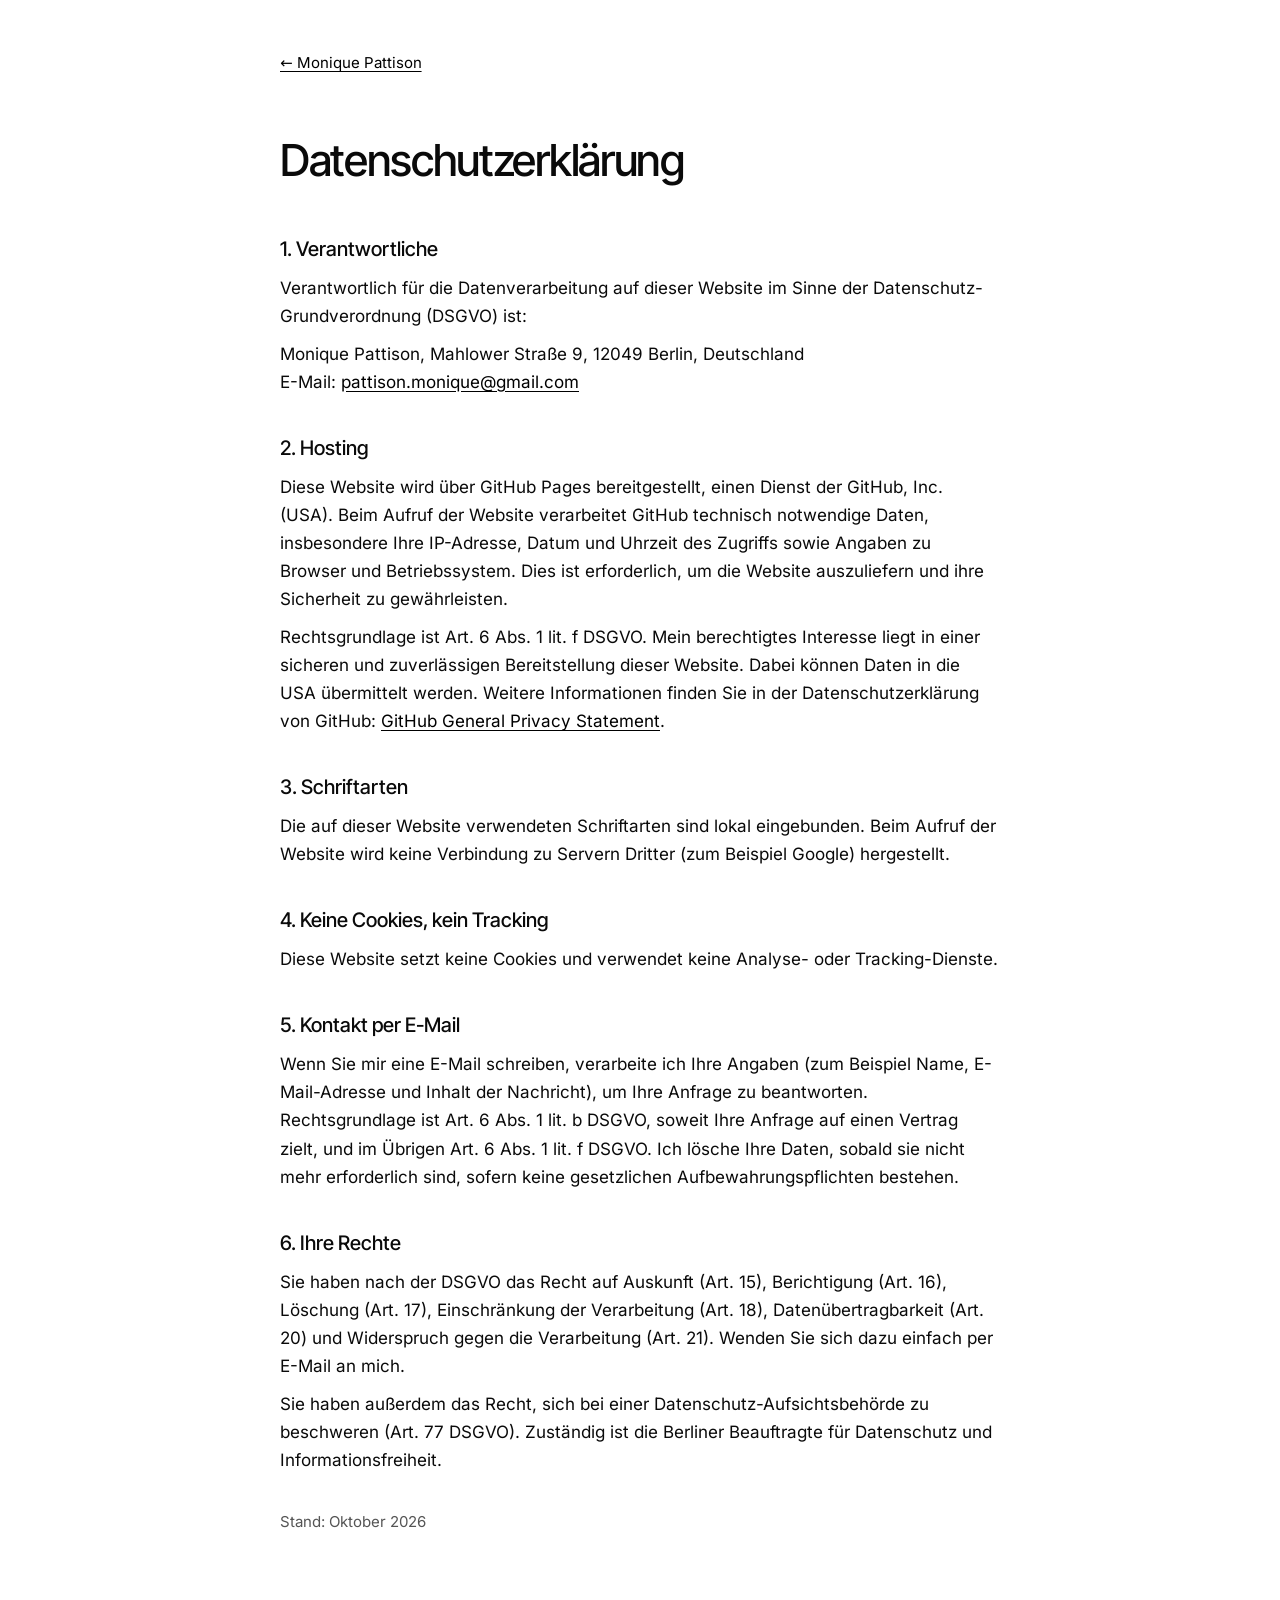
<file: datenschutz.html>
<!doctype html>
<html lang="de">
<head>
<meta charset="utf-8">
<meta name="viewport" content="width=device-width, initial-scale=1">
<title>Datenschutzerklärung · Monique Pattison</title>
<meta name="robots" content="noindex">
<link rel="icon" href="favicon.ico?v=7" sizes="any">
<link rel="icon" type="image/png" sizes="32x32" href="favicon-32.png?v=7">
<link rel="icon" type="image/png" sizes="192x192" href="icon-192.png?v=7">
<link rel="apple-touch-icon" href="apple-touch-icon.png?v=7">
<link rel="stylesheet" href="fonts/fonts.css">
<style>
body{margin:0;background:#fff;color:#0A0A0A;font-family:'Inter',system-ui,sans-serif;font-size:17px;line-height:1.65}
a{color:#000;text-underline-offset:3px}a:hover{color:#555}
main{max-width:720px;margin:0 auto;padding:48px 24px 96px}
h1{font-family:'Inter Tight',sans-serif;font-weight:500;font-size:44px;letter-spacing:-0.03em;margin:48px 0 32px}
h2{font-family:'Inter Tight',sans-serif;font-weight:500;font-size:20px;margin:36px 0 8px}
p,ul{margin:0 0 10px}
.back{font-size:15px}
</style>
</head>
<body>
<main>
<a class="back" href="index.html">← Monique Pattison</a>
<h1>Datenschutzerklärung</h1>

<h2>1. Verantwortliche</h2>
<p>Verantwortlich für die Datenverarbeitung auf dieser Website im Sinne der Datenschutz-Grundverordnung (DSGVO) ist:</p>
<p>Monique Pattison, Mahlower Straße 9, 12049 Berlin, Deutschland<br>
E-Mail: <a href="mailto:pattison.monique@gmail.com">pattison.monique@gmail.com</a></p>

<h2>2. Hosting</h2>
<p>Diese Website wird über GitHub Pages bereitgestellt, einen Dienst der GitHub, Inc. (USA). Beim Aufruf der Website verarbeitet GitHub technisch notwendige Daten, insbesondere Ihre IP-Adresse, Datum und Uhrzeit des Zugriffs sowie Angaben zu Browser und Betriebssystem. Dies ist erforderlich, um die Website auszuliefern und ihre Sicherheit zu gewährleisten.</p>
<p>Rechtsgrundlage ist Art. 6 Abs. 1 lit. f DSGVO. Mein berechtigtes Interesse liegt in einer sicheren und zuverlässigen Bereitstellung dieser Website. Dabei können Daten in die USA übermittelt werden. Weitere Informationen finden Sie in der Datenschutzerklärung von GitHub: <a href="https://docs.github.com/de/site-policy/privacy-policies/github-general-privacy-statement">GitHub General Privacy Statement</a>.</p>

<h2>3. Schriftarten</h2>
<p>Die auf dieser Website verwendeten Schriftarten sind lokal eingebunden. Beim Aufruf der Website wird keine Verbindung zu Servern Dritter (zum Beispiel Google) hergestellt.</p>

<h2>4. Keine Cookies, kein Tracking</h2>
<p>Diese Website setzt keine Cookies und verwendet keine Analyse- oder Tracking-Dienste.</p>

<h2>5. Kontakt per E-Mail</h2>
<p>Wenn Sie mir eine E-Mail schreiben, verarbeite ich Ihre Angaben (zum Beispiel Name, E-Mail-Adresse und Inhalt der Nachricht), um Ihre Anfrage zu beantworten. Rechtsgrundlage ist Art. 6 Abs. 1 lit. b DSGVO, soweit Ihre Anfrage auf einen Vertrag zielt, und im Übrigen Art. 6 Abs. 1 lit. f DSGVO. Ich lösche Ihre Daten, sobald sie nicht mehr erforderlich sind, sofern keine gesetzlichen Aufbewahrungspflichten bestehen.</p>

<h2>6. Ihre Rechte</h2>
<p>Sie haben nach der DSGVO das Recht auf Auskunft (Art. 15), Berichtigung (Art. 16), Löschung (Art. 17), Einschränkung der Verarbeitung (Art. 18), Datenübertragbarkeit (Art. 20) und Widerspruch gegen die Verarbeitung (Art. 21). Wenden Sie sich dazu einfach per E-Mail an mich.</p>
<p>Sie haben außerdem das Recht, sich bei einer Datenschutz-Aufsichtsbehörde zu beschweren (Art. 77 DSGVO). Zuständig ist die Berliner Beauftragte für Datenschutz und Informationsfreiheit.</p>

<p style="margin-top:36px;color:#555;font-size:15px">Stand: Oktober 2026</p>
</main>
</body>
</html>
</file>
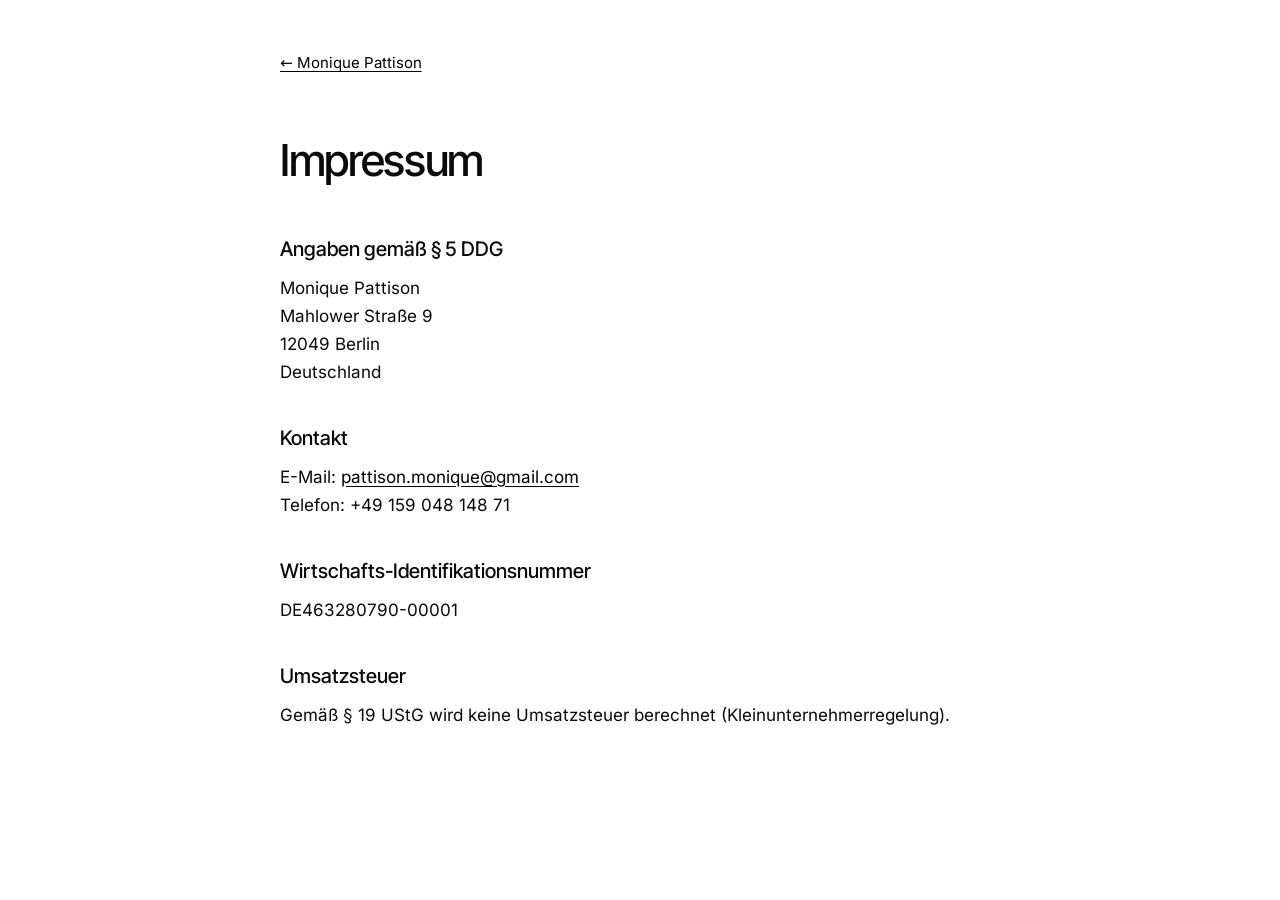
<file: impressum.html>
<!doctype html>
<html lang="de">
<head>
<meta charset="utf-8">
<meta name="viewport" content="width=device-width, initial-scale=1">
<title>Impressum · Monique Pattison</title>
<meta name="robots" content="noindex">
<link rel="icon" href="favicon.ico?v=7" sizes="any">
<link rel="icon" type="image/png" sizes="32x32" href="favicon-32.png?v=7">
<link rel="icon" type="image/png" sizes="192x192" href="icon-192.png?v=7">
<link rel="apple-touch-icon" href="apple-touch-icon.png?v=7">
<link rel="stylesheet" href="fonts/fonts.css">
<style>
body{margin:0;background:#fff;color:#0A0A0A;font-family:'Inter',system-ui,sans-serif;font-size:17px;line-height:1.65}
a{color:#000;text-underline-offset:3px}a:hover{color:#555}
main{max-width:720px;margin:0 auto;padding:48px 24px 96px}
h1{font-family:'Inter Tight',sans-serif;font-weight:500;font-size:44px;letter-spacing:-0.03em;margin:48px 0 32px}
h2{font-family:'Inter Tight',sans-serif;font-weight:500;font-size:20px;margin:36px 0 8px}
p{margin:0 0 8px}
.back{font-size:15px}
</style>
</head>
<body>
<main>
<a class="back" href="index.html">← Monique Pattison</a>
<h1>Impressum</h1>

<h2>Angaben gemäß § 5 DDG</h2>
<p>Monique Pattison<br>
Mahlower Straße 9<br>
12049 Berlin<br>
Deutschland</p>

<h2>Kontakt</h2>
<p>E-Mail: <a href="mailto:pattison.monique@gmail.com">pattison.monique@gmail.com</a><br>
Telefon: +49 159 048 148 71</p>

<h2>Wirtschafts-Identifikationsnummer</h2>
<p>DE463280790-00001</p>

<h2>Umsatzsteuer</h2>
<p>Gemäß § 19 UStG wird keine Umsatzsteuer berechnet (Kleinunternehmerregelung).</p>
</main>
</body>
</html>
</file>
<file: fonts/fonts.css>
@font-face{font-family:'Inter';font-style:normal;font-weight:400;font-display:swap;src:url(inter-latin-400-normal.woff2) format('woff2')}
@font-face{font-family:'Inter';font-style:normal;font-weight:500;font-display:swap;src:url(inter-latin-500-normal.woff2) format('woff2')}
@font-face{font-family:'Inter Tight';font-style:normal;font-weight:400;font-display:swap;src:url(inter-tight-latin-400-normal.woff2) format('woff2')}
@font-face{font-family:'Inter Tight';font-style:normal;font-weight:500;font-display:swap;src:url(inter-tight-latin-500-normal.woff2) format('woff2')}
@font-face{font-family:'Inter Tight';font-style:normal;font-weight:600;font-display:swap;src:url(inter-tight-latin-600-normal.woff2) format('woff2')}
@font-face{font-family:'Instrument Serif';font-style:italic;font-weight:400;font-display:swap;src:url(instrument-serif-latin-400-italic.woff2) format('woff2')}
@font-face{font-family:'Space Grotesk';font-style:normal;font-weight:400;font-display:swap;src:url(space-grotesk-latin-400-normal.woff2) format('woff2')}
@font-face{font-family:'Space Grotesk';font-style:normal;font-weight:500;font-display:swap;src:url(space-grotesk-latin-500-normal.woff2) format('woff2')}
@font-face{font-family:'Jacquard 24';font-style:normal;font-weight:400;font-display:swap;src:url(jacquard-24-latin-400-normal.woff2) format('woff2')}
</file>
